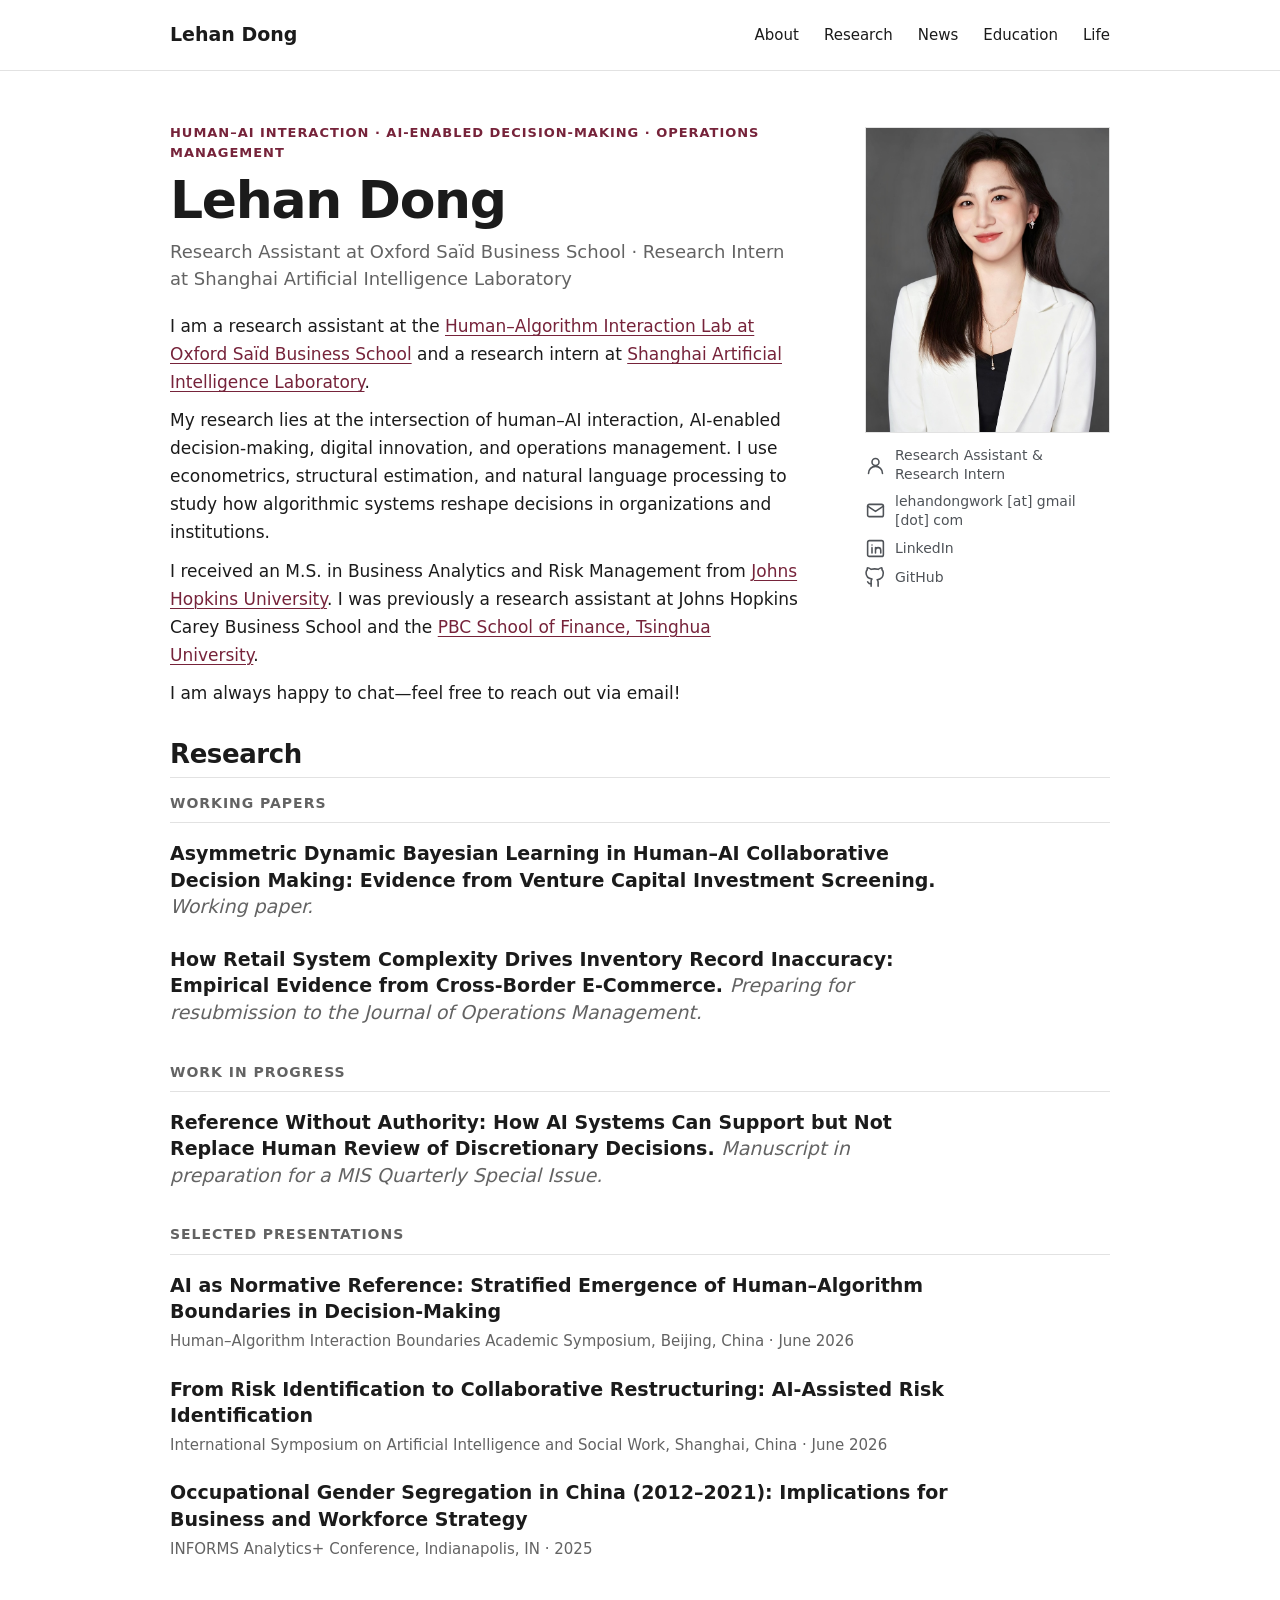
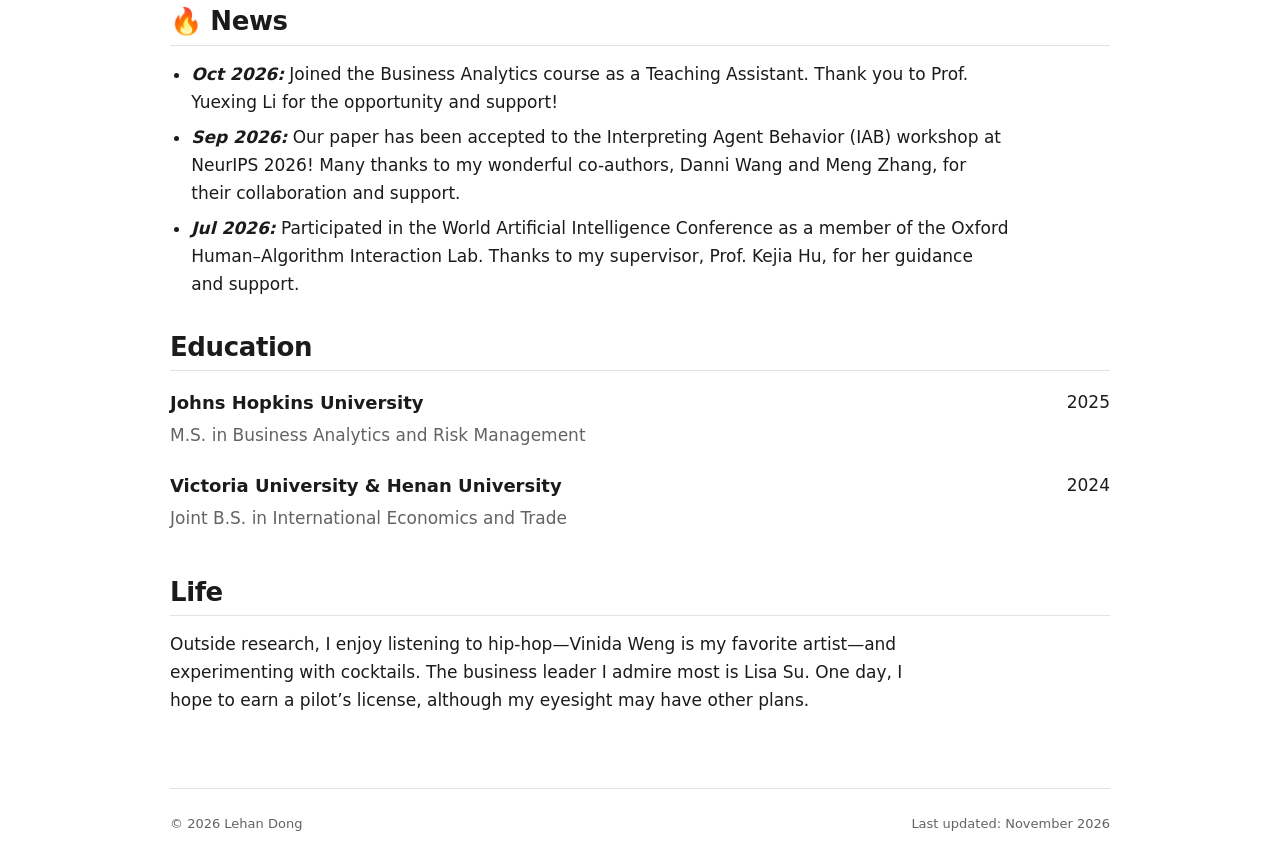
<file: index.html>
<!DOCTYPE html>
<html lang="en">
<head>
  <meta charset="UTF-8">
  <meta name="viewport" content="width=device-width, initial-scale=1.0">
  <meta name="description" content="Lehan Dong — human–AI interaction, AI-enabled decision-making, and operations management.">
  <title>Lehan Dong</title>
  <link rel="stylesheet" href="site-20260803-v3.css?v=20260925c">
</head>
<body>
  <header class="site-header">
    <nav class="nav" aria-label="Primary navigation">
      <a class="nav-name" href="#about">Lehan Dong</a>
      <div class="nav-links">
        <a href="#about">About</a>
        <a href="#research">Research</a>
        <a href="#news">News</a>
        <a href="#education">Education</a>
        <a href="#life">Life</a>
      </div>
    </nav>
  </header>

  <main class="page">
    <section id="about" class="about-section" aria-labelledby="about-heading"></section>
    <section id="research" class="section" aria-labelledby="research-heading"></section>
    <section id="news" class="section" aria-labelledby="news-heading"></section>
    <section id="education" class="section" aria-labelledby="education-heading"></section>
    <section id="life" class="section" aria-labelledby="life-heading"></section>
  </main>

  <footer id="footer" class="footer"></footer>
  <script src="data-20260803-v3.js?v=20261101b"></script>
  <script src="app-20260803-v3.js?v=20260925c"></script>
</body>
</html>
</file>
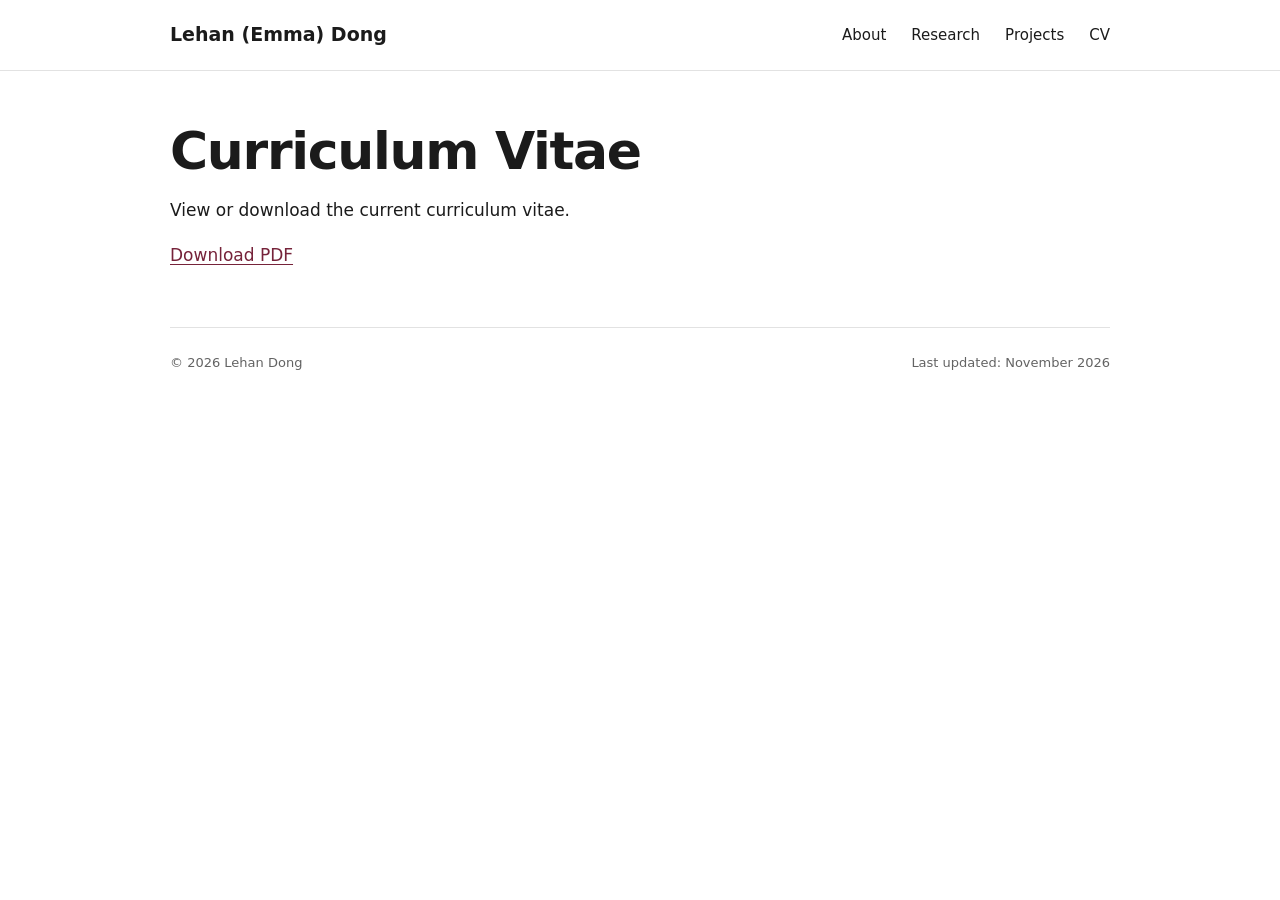
<file: cv.html>
<!DOCTYPE html>
<html lang="en">
<head>
  <meta charset="UTF-8">
  <meta name="viewport" content="width=device-width, initial-scale=1.0">
  <meta http-equiv="Cache-Control" content="no-cache, no-store, must-revalidate">
  <meta name="description" content="Curriculum vitae of Lehan (Emma) Dong.">
  <title>CV — Lehan (Emma) Dong</title>
  <link rel="stylesheet" href="site-20260803-v3.css">
</head>
<body>
  <header class="site-header">
    <nav class="nav" aria-label="Primary navigation">
      <a class="nav-name" href="index.html">Lehan (Emma) Dong</a>
      <div class="nav-links">
        <a href="index.html">About</a>
        <a href="research.html">Research</a>
        <a href="projects.html">Projects</a>
        <a href="cv.html" aria-current="page">CV</a>
      </div>
    </nav>
  </header>

  <main class="page">
    <header class="page-header cv-heading">
      <div>
        <h1>Curriculum Vitae</h1>
        <p>View or download the current curriculum vitae.</p>
      </div>
      <a class="button-link" href="cv.pdf" target="_blank" rel="noopener">Download PDF</a>
    </header>
    <div id="cv"></div>
  </main>

  <footer id="footer" class="footer"></footer>
  <script src="data-20260803-v3.js"></script>
  <script src="app-20260803-v3.js"></script>
</body>
</html>
</file>
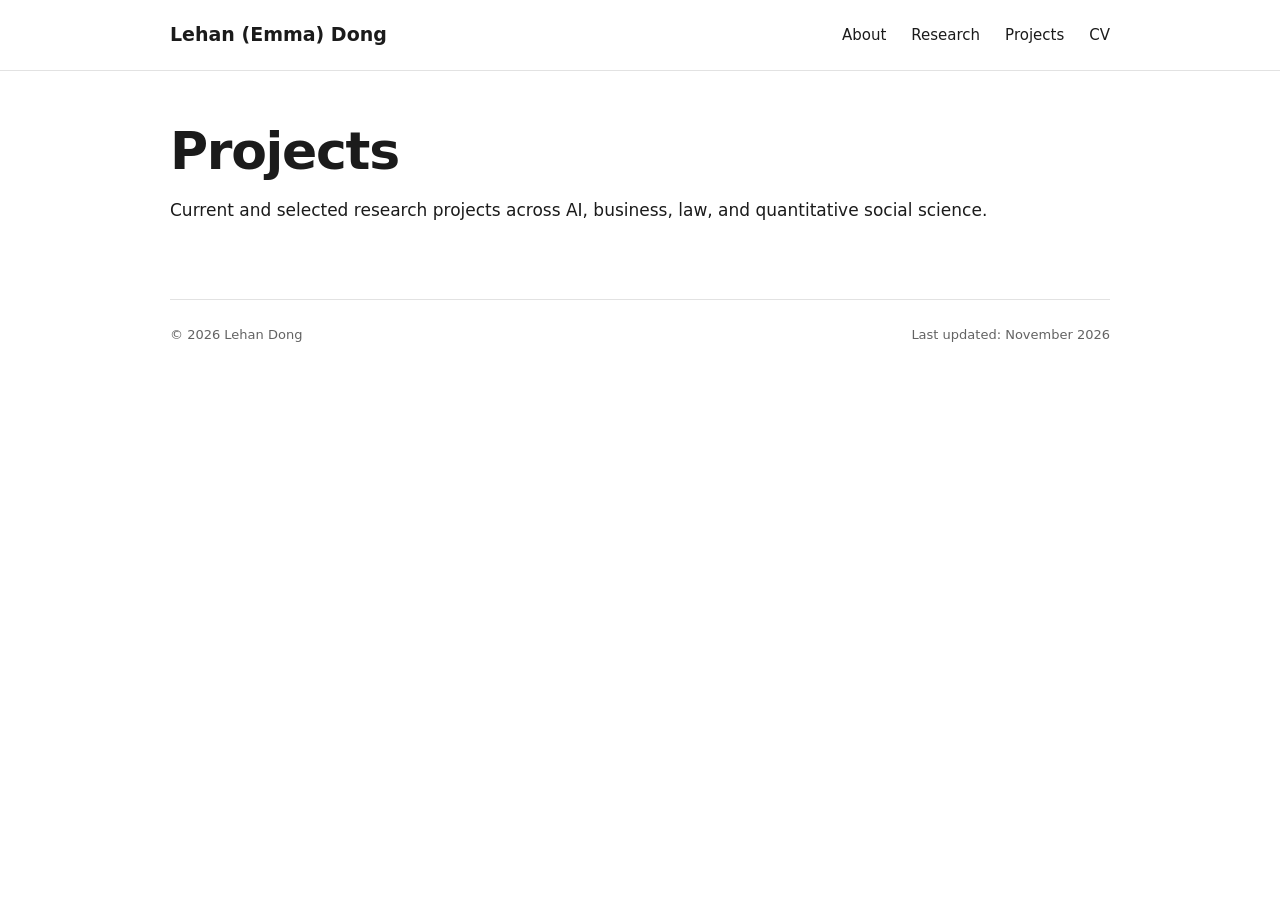
<file: projects.html>
<!DOCTYPE html>
<html lang="en">
<head>
  <meta charset="UTF-8">
  <meta name="viewport" content="width=device-width, initial-scale=1.0">
  <meta http-equiv="Cache-Control" content="no-cache, no-store, must-revalidate">
  <meta name="description" content="Current and selected research projects by Lehan (Emma) Dong.">
  <title>Projects — Lehan (Emma) Dong</title>
  <link rel="stylesheet" href="site-20260803-v3.css">
</head>
<body>
  <header class="site-header">
    <nav class="nav" aria-label="Primary navigation">
      <a class="nav-name" href="index.html">Lehan (Emma) Dong</a>
      <div class="nav-links">
        <a href="index.html">About</a>
        <a href="research.html">Research</a>
        <a href="projects.html" aria-current="page">Projects</a>
        <a href="cv.html">CV</a>
      </div>
    </nav>
  </header>

  <main class="page page-narrow">
    <header class="page-header">
      <h1>Projects</h1>
      <p>Current and selected research projects across AI, business, law, and quantitative social science.</p>
    </header>
    <div id="projects"></div>
  </main>

  <footer id="footer" class="footer"></footer>
  <script src="data-20260803-v3.js"></script>
  <script src="app-20260803-v3.js"></script>
</body>
</html>
</file>
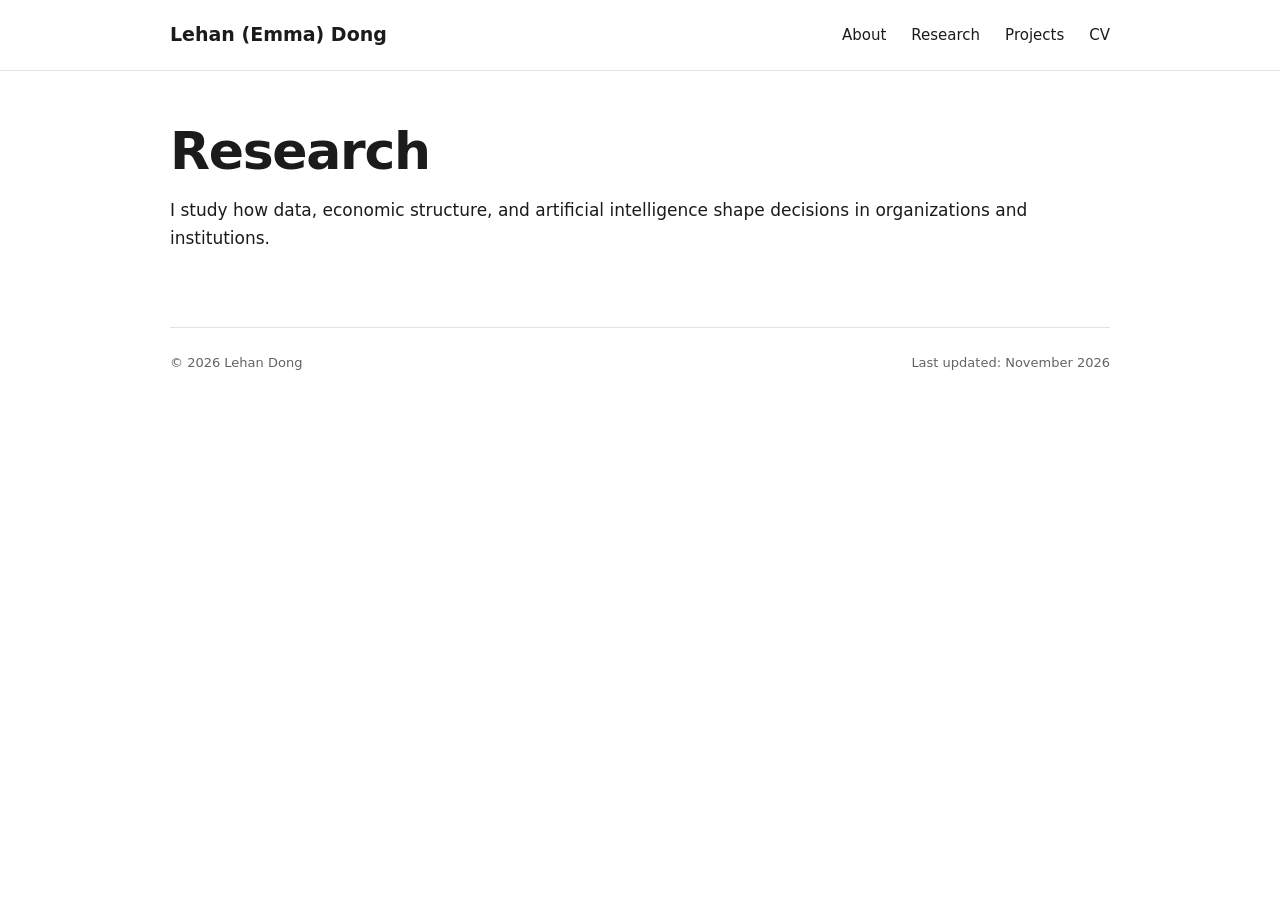
<file: research.html>
<!DOCTYPE html>
<html lang="en">
<head>
  <meta charset="UTF-8">
  <meta name="viewport" content="width=device-width, initial-scale=1.0">
  <meta http-equiv="Cache-Control" content="no-cache, no-store, must-revalidate">
  <meta name="description" content="Research interests of Lehan (Emma) Dong.">
  <title>Research — Lehan (Emma) Dong</title>
  <link rel="stylesheet" href="site-20260803-v3.css">
</head>
<body>
  <header class="site-header">
    <nav class="nav" aria-label="Primary navigation">
      <a class="nav-name" href="index.html">Lehan (Emma) Dong</a>
      <div class="nav-links">
        <a href="index.html">About</a>
        <a href="research.html" aria-current="page">Research</a>
        <a href="projects.html">Projects</a>
        <a href="cv.html">CV</a>
      </div>
    </nav>
  </header>

  <main class="page page-narrow">
    <header class="page-header">
      <h1>Research</h1>
      <p>I study how data, economic structure, and artificial intelligence shape decisions in organizations and institutions.</p>
    </header>
    <div id="research-interests"></div>
  </main>

  <footer id="footer" class="footer"></footer>
  <script src="data-20260803-v3.js"></script>
  <script src="app-20260803-v3.js"></script>
</body>
</html>
</file>
<file: site-20260803-v3.css>
:root {
  --background: #ffffff;
  --text: #1b1b1b;
  --muted: #636363;
  --line: #e2e2e2;
  --accent: #76233a;
  --content: 940px;
}

* { box-sizing: border-box; }

html {
  scroll-behavior: smooth;
  scroll-padding-top: 92px;
}

body {
  margin: 0;
  background: var(--background);
  color: var(--text);
  font-family: system-ui, -apple-system, BlinkMacSystemFont, "Segoe UI", Helvetica, Arial, sans-serif;
  font-size: 17px;
  line-height: 1.65;
  -webkit-font-smoothing: antialiased;
}

a {
  color: var(--accent);
  text-decoration-thickness: 1px;
  text-underline-offset: 3px;
}

a:hover { color: #451322; }

.site-header {
  position: sticky;
  top: 0;
  z-index: 10;
  border-bottom: 1px solid var(--line);
  background: rgba(255, 255, 255, 0.97);
}

.nav {
  display: flex;
  width: min(calc(100% - 40px), var(--content));
  min-height: 70px;
  margin: 0 auto;
  align-items: center;
  justify-content: space-between;
  gap: 28px;
}

.nav-name {
  color: var(--text);
  font-size: 19px;
  font-weight: 650;
  text-decoration: none;
  white-space: nowrap;
}

.nav-links {
  display: flex;
  align-items: center;
  gap: 25px;
}

.nav-links a {
  color: var(--text);
  font-size: 15px;
  text-decoration: none;
}

.nav-links a:hover,
.nav-links a:focus-visible { color: var(--accent); }

.page {
  width: min(calc(100% - 40px), var(--content));
  margin: 0 auto;
  padding: 52px 0 58px;
}

.about-section {
  display: grid;
  grid-template-columns: minmax(0, 1fr) 245px;
  gap: 64px;
  align-items: start;
  padding-bottom: 4px;
}

.eyebrow {
  margin: 0 0 10px;
  color: var(--accent);
  font-size: 13px;
  font-weight: 650;
  letter-spacing: 0.075em;
  line-height: 1.5;
  text-transform: uppercase;
}

h1 {
  margin: 0 0 10px;
  font-size: clamp(38px, 5vw, 52px);
  font-weight: 680;
  letter-spacing: -0.025em;
  line-height: 1.08;
}

.role {
  max-width: 640px;
  margin: 0 0 20px;
  color: var(--muted);
  font-size: 18px;
  line-height: 1.5;
}

.bio { max-width: 650px; }
.bio p { margin: 0 0 10px; }

.contact-links {
  display: grid;
  gap: 8px;
  margin-top: 13px;
  color: #4f5358;
  font-size: 14px;
  line-height: 1.35;
}

.contact-item {
  display: grid;
  grid-template-columns: 21px minmax(0, 1fr);
  gap: 9px;
  align-items: center;
  color: inherit;
  text-decoration: none;
}

.contact-item:hover { color: var(--accent); }

.contact-item svg {
  width: 21px;
  height: 21px;
  fill: none;
  stroke: currentColor;
  stroke-linecap: round;
  stroke-linejoin: round;
  stroke-width: 1.8;
}

.contact-text { color: #4f5358; }

.profile-card { margin: 4px 0 0; }

.profile-card img {
  display: block;
  width: 100%;
  aspect-ratio: 4 / 5;
  border: 1px solid var(--line);
  object-fit: cover;
  object-position: center 24%;
}

.section {
  padding: 18px 0 16px;
}

.section-title {
  margin: 0 0 14px;
  padding-bottom: 7px;
  border-bottom: 1px solid var(--line);
  font-size: 26px;
  font-weight: 670;
  letter-spacing: -0.015em;
  line-height: 1.2;
}

.research-group { margin-top: 20px; }
.research-group:first-of-type { margin-top: 0; }

.research-group > h3 {
  margin: 0 0 14px;
  padding-bottom: 7px;
  border-bottom: 1px solid var(--line);
  color: var(--muted);
  font-size: 14px;
  font-weight: 680;
  letter-spacing: 0.07em;
  text-transform: uppercase;
}

.research-list,
.presentation-list,
.education-list { display: grid; }

.research-item,
.presentation-item {
  padding: 11px 0;
}

.research-item:first-child,
.presentation-item:first-child { padding-top: 3px; }

.research-item h4,
.presentation-item h4 {
  max-width: 790px;
  margin: 0 0 4px;
  font-size: 19px;
  font-weight: 620;
  line-height: 1.4;
}

.presentation-item p {
  margin: 0;
  color: var(--muted);
  font-size: 15px;
}

.research-status {
  color: var(--muted);
  font-size: inherit;
  font-style: italic;
  font-weight: 400;
}

.news-list {
  display: grid;
  max-width: 840px;
  gap: 7px;
  margin: 0;
  padding-left: 1.25em;
}

.news-item { margin: 0; }

.news-item em {
  color: var(--text);
  font-weight: 620;
}

.education-item {
  display: grid;
  grid-template-columns: minmax(0, 1fr) auto;
  gap: 30px;
  padding: 11px 0;
}

.education-item:first-child { padding-top: 3px; }

.education-item h3 {
  margin: 0 0 3px;
  font-size: 18px;
  font-weight: 640;
}

.education-item p {
  margin: 0;
  color: var(--muted);
}

.education-year { color: var(--text) !important; }

.life-copy {
  max-width: 760px;
  margin: 0;
}

.footer {
  display: flex;
  width: min(calc(100% - 40px), var(--content));
  margin: 0 auto;
  padding: 24px 0 34px;
  border-top: 1px solid var(--line);
  justify-content: space-between;
  gap: 24px;
  color: var(--muted);
  font-size: 13px;
}

.footer p { margin: 0; }

@media (max-width: 760px) {
  html { scroll-padding-top: 0; }
  .site-header { position: static; }

  .nav {
    min-height: auto;
    padding: 17px 0 14px;
    align-items: flex-start;
    flex-direction: column;
    gap: 11px;
  }

  .nav-links {
    width: 100%;
    gap: 20px;
    overflow-x: auto;
    padding-bottom: 5px;
  }

  .page { padding: 36px 0 48px; }

  .about-section {
    grid-template-columns: 1fr;
    gap: 22px;
    padding-bottom: 4px;
  }

  .profile-card {
    grid-row: 1;
    width: min(230px, 68vw);
  }

  .section { padding: 18px 0 16px; }
}

@media (max-width: 520px) {
  body { font-size: 16px; }

  .page,
  .nav,
  .footer { width: min(calc(100% - 30px), var(--content)); }

  .nav-links { gap: 17px; }
  .nav-links a { font-size: 14px; }

  .education-item {
    grid-template-columns: 1fr;
    gap: 4px;
  }

  .footer {
    flex-direction: column;
    gap: 4px;
  }
}

@media (prefers-reduced-motion: reduce) {
  html { scroll-behavior: auto; }
}
</file>
